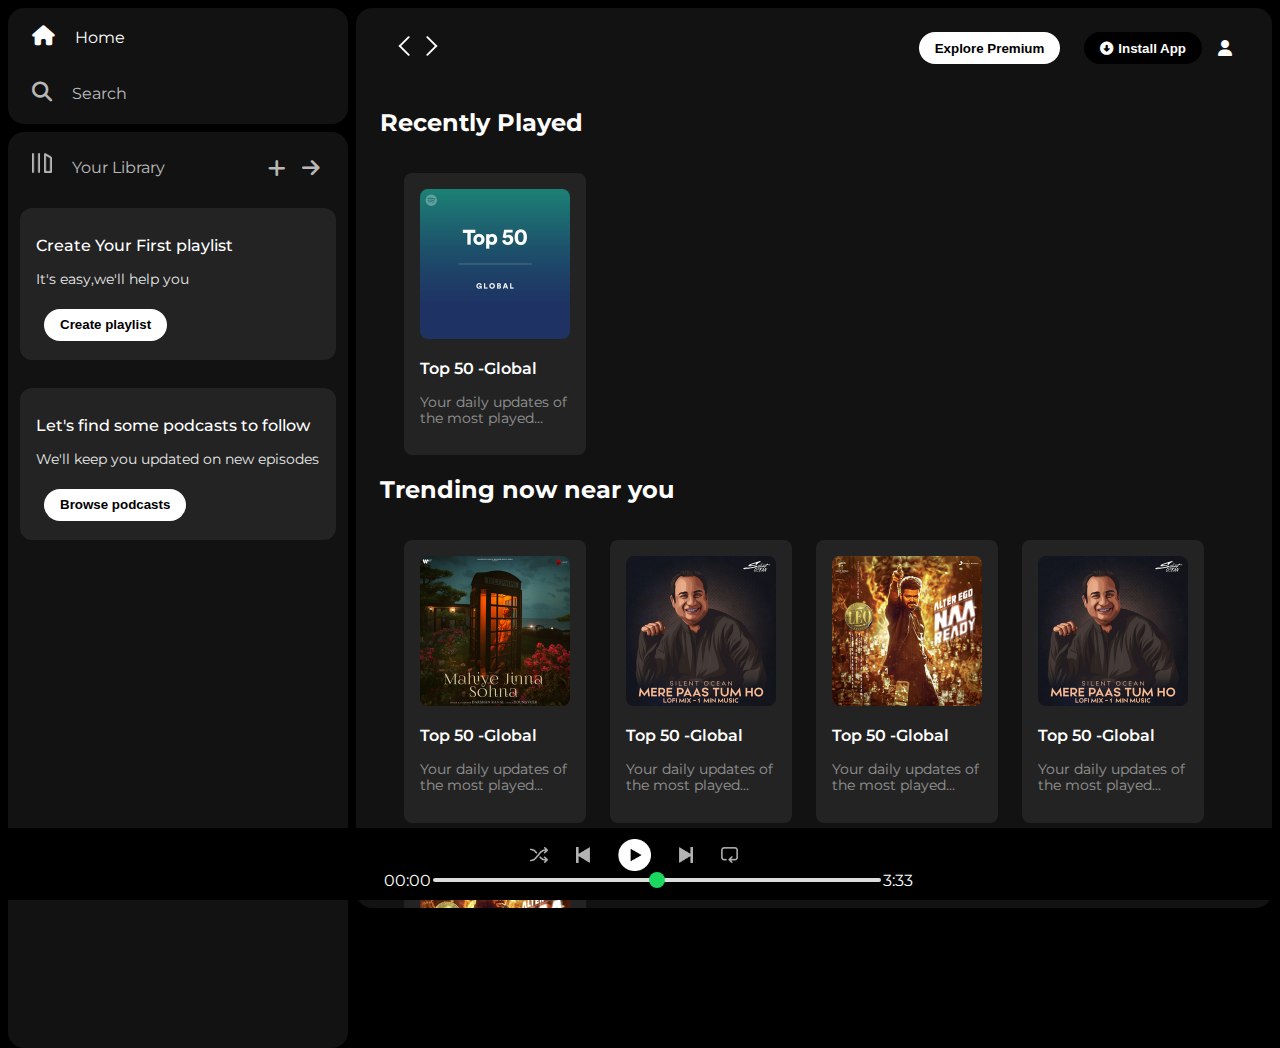
<file: index.html>
<!DOCTYPE html>
<html lang="en">
<head>
    <meta charset="UTF-8">
    <meta name="viewport" content="width=device-width, initial-scale=1.0">
    <title>Spotify - Web Player: Music for everyone</title>
    <link rel="stylesheet" href="https://cdnjs.cloudflare.com/ajax/libs/font-awesome/6.7.2/css/all.min.css" integrity="sha512-Evv84Mr4kqVGRNSgIGL/F/aIDqQb7xQ2vcrdIwxfjThSH8CSR7PBEakCr51Ck+w+/U6swU2Im1vVX0SVk9ABhg==" crossorigin="anonymous" referrerpolicy="no-referrer" />
    <link rel="icon" href="logo.png">
    <link rel="preconnect" href="https://fonts.googleapis.com">
   <link rel="preconnect" href="https://fonts.gstatic.com" crossorigin>
   <link href="https://fonts.googleapis.com/css2?family=Montserrat:wght@300;400;500;600;700&display=swap" rel="stylesheet">
   <link rel="stylesheet" href="./style.css">
</head>
<body>
    <div class="main">
        <div class="sidebar">
           <div class="nav">
            <div class="nav-option" style="opacity:1">
              <i class="fa-solid fa-house"></i>
                <a href="#">Home</a>
            </div>
            <div class="nav-option">
              <i class="fa-solid fa-magnifying-glass"></i>
                <a href="#">Search</a>
                </div>
                </div>

        <div class="library">
           <div class="options">
               <div class="lib-option nav-option">
              <img src="library_icon.png">
                <a href="#">Your Library</a>
            </div>
            <div class="icons">
                <i class="fa-solid fa-plus"></i>
                <i class="fa-solid fa-arrow-right"></i>
            </div>
            </div>
            <div class="lib-box">
                <div class="box">
                    <p class="box-p1">Create Your First playlist</p>
                    <p class="box-p2">It's easy,we'll help you</p>
                    <button class="badge">Create playlist</button>
                </div>
                     <div class="box">
                    <p class="box-p1">Let's find some podcasts to follow</p>
                    <p class="box-p2">We'll keep you updated on new episodes</p>
                    <button class="badge">Browse podcasts</button>
                </div>
            </div>
           </div>
        </div>
        <div class="main-content">
            <div class="sticky-nav">
               <div class="sticky-nav-icons">
               <img src="backward_icon.png">
               <img src="forward_icon.png" class="hide">
               </div>
                <div class="sticky-nav-options">
               <button class="badge nav-item">Explore Premium</button>
               <button class="badge nav-item dark-badge"><i class="fa-solid fa-circle-down" style="margin-right:5px"></i>Install App</button>
              <i class="fa -solid fa-user nav-item"></i>
            </div>
            </div>
           
                <h2>Recently Played</h2>
                <div class="cards-container">
                    <div class="card">
                    <img src="card1img.jpeg" class="card-img">
                    <p class="card-title">Top 50 -Global</p>  
                    <p class="card-info">Your daily updates of the most played...</p>
                    </div>
                </div>

            <h2>Trending now near you</h2>
                <div class="cards-container">
                    <div class="card">
                    <img src="card2img.jpeg" class="card-img">
                    <p class="card-title">Top 50 -Global</p>  
                    <p class="card-info">Your daily updates of the most played...</p>
                    </div>

                    <div class="card">
                    <img src="card3img.jpeg" class="card-img">
                    <p class="card-title">Top 50 -Global</p>  
                    <p class="card-info">Your daily updates of the most played...</p>
                    </div>

                    <div class="card">
                    <img src="card4img.jpeg" class="card-img">
                    <p class="card-title">Top 50 -Global</p>  
                    <p class="card-info">Your daily updates of the most played...</p>
                    </div>

                   <div class="card">
                    <img src="card3img.jpeg" class="card-img">
                    <p class="card-title">Top 50 -Global</p>  
                    <p class="card-info">Your daily updates of the most played...</p>
                    </div>

                    <div class="card">
                    <img src="card4img.jpeg" class="card-img">
                    <p class="card-title">Top 50 -Global</p>  
                    <p class="card-info">Your daily updates of the most played...</p>
                    </div>
                    </div>

                    <h2>Featured Charts</h2>
                <div class="cards-container">
                    <div class="card">
                    <img src="card5img.jpeg" class="card-img">
                    <p class="card-title">Top 50 -Global</p>  
                    <p class="card-info">Your daily updates of the most played...</p>
                    </div>

                     
                    <div class="card">
                    <img src="card6img.jpeg" class="card-img">
                    <p class="card-title">Top 50 -Global</p>  
                    <p class="card-info">Your daily updates of the most played...</p>
                    </div>

                     
                    <div class="card">
                    <img src="card1img.jpeg" class="card-img">
                    <p class="card-title">Top 50 -Global</p>  
                    <p class="card-info">Your daily updates of the most played...</p>
                    </div>
                  </div>
                <div class="footer">
                    <div class="line"></div>
                </div>            
        </div>
        <div class="music-player">
            <div class="album"></div>
            <div class="player">
              <div class="player-controls">
                <img src="player_icon1.png" class="player-control-icon">
                <img src="player_icon2.png" class="player-control-icon">                  
                <img src="player_icon3.png" class="player-control-icon" style="opacity: 1; height:2rem">
                <img src="player_icon4.png" class="player-control-icon">
                <img src="player_icon5.png" class="player-control-icon">

              </div>
              <div class="playback-bar">
                <span class="curr-time">00:00</span>
                <input type="range" min="0" max="100" class="progress-bar" step="1">
                <span class="tot-time">3:33</span>
              </div>
              </div>
            <div class="controls"></div>
            
        </div>
       </div>
</body>
</html>
</file>
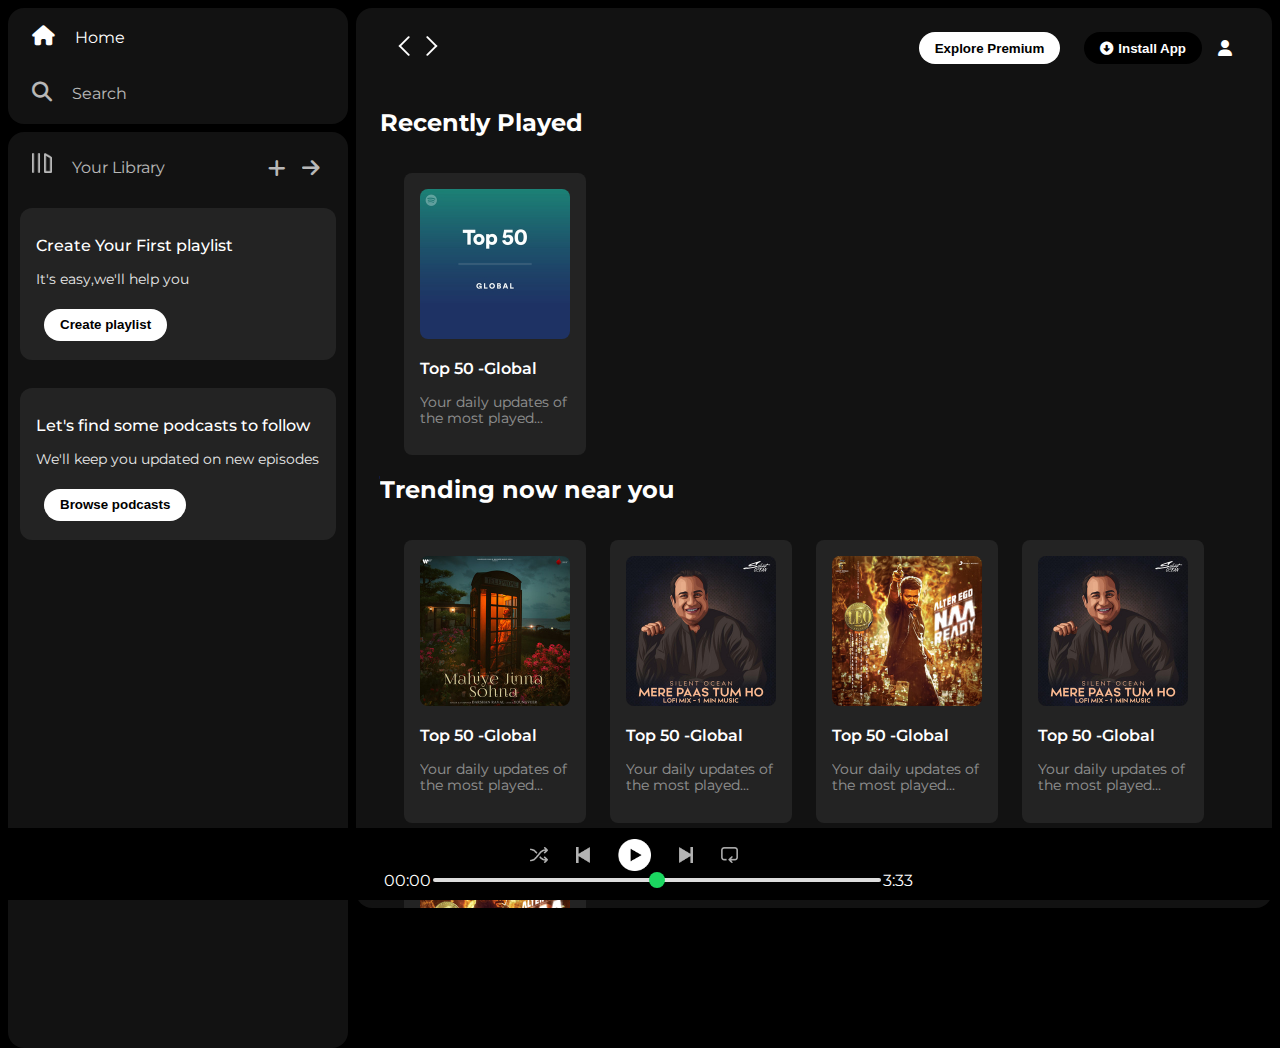
<file: CSS Major Project Index.html>
<!DOCTYPE html>
<html lang="en">
<head>
    <meta charset="UTF-8">
    <meta name="viewport" content="width=device-width, initial-scale=1.0">
    <title>Spotify - Web Player: Music for everyone</title>
    <link rel="stylesheet" href="https://cdnjs.cloudflare.com/ajax/libs/font-awesome/6.7.2/css/all.min.css" integrity="sha512-Evv84Mr4kqVGRNSgIGL/F/aIDqQb7xQ2vcrdIwxfjThSH8CSR7PBEakCr51Ck+w+/U6swU2Im1vVX0SVk9ABhg==" crossorigin="anonymous" referrerpolicy="no-referrer" />
    <link rel="icon" href="logo.png">
    <link rel="preconnect" href="https://fonts.googleapis.com">
   <link rel="preconnect" href="https://fonts.gstatic.com" crossorigin>
   <link href="https://fonts.googleapis.com/css2?family=Montserrat:wght@300;400;500;600;700&display=swap" rel="stylesheet">
   <link rel="stylesheet" href="CSS Major Project style.css">
</head>
<body>
    <div class="main">
        <div class="sidebar">
           <div class="nav">
            <div class="nav-option" style="opacity:1">
              <i class="fa-solid fa-house"></i>
                <a href="#">Home</a>
            </div>
            <div class="nav-option">
              <i class="fa-solid fa-magnifying-glass"></i>
                <a href="#">Search</a>
                </div>
                </div>

        <div class="library">
           <div class="options">
               <div class="lib-option nav-option">
              <img src="library_icon.png">
                <a href="#">Your Library</a>
            </div>
            <div class="icons">
                <i class="fa-solid fa-plus"></i>
                <i class="fa-solid fa-arrow-right"></i>
            </div>
            </div>
            <div class="lib-box">
                <div class="box">
                    <p class="box-p1">Create Your First playlist</p>
                    <p class="box-p2">It's easy,we'll help you</p>
                    <button class="badge">Create playlist</button>
                </div>
                     <div class="box">
                    <p class="box-p1">Let's find some podcasts to follow</p>
                    <p class="box-p2">We'll keep you updated on new episodes</p>
                    <button class="badge">Browse podcasts</button>
                </div>
            </div>
           </div>
        </div>
        <div class="main-content">
            <div class="sticky-nav">
               <div class="sticky-nav-icons">
               <img src="backward_icon.png">
               <img src="forward_icon.png" class="hide">
               </div>
                <div class="sticky-nav-options">
               <button class="badge nav-item">Explore Premium</button>
               <button class="badge nav-item dark-badge"><i class="fa-solid fa-circle-down" style="margin-right:5px"></i>Install App</button>
              <i class="fa -solid fa-user nav-item"></i>
            </div>
            </div>
           
                <h2>Recently Played</h2>
                <div class="cards-container">
                    <div class="card">
                    <img src="card1img.jpeg" class="card-img">
                    <p class="card-title">Top 50 -Global</p>  
                    <p class="card-info">Your daily updates of the most played...</p>
                    </div>
                </div>

            <h2>Trending now near you</h2>
                <div class="cards-container">
                    <div class="card">
                    <img src="card2img.jpeg" class="card-img">
                    <p class="card-title">Top 50 -Global</p>  
                    <p class="card-info">Your daily updates of the most played...</p>
                    </div>

                    <div class="card">
                    <img src="card3img.jpeg" class="card-img">
                    <p class="card-title">Top 50 -Global</p>  
                    <p class="card-info">Your daily updates of the most played...</p>
                    </div>

                    <div class="card">
                    <img src="card4img.jpeg" class="card-img">
                    <p class="card-title">Top 50 -Global</p>  
                    <p class="card-info">Your daily updates of the most played...</p>
                    </div>

                   <div class="card">
                    <img src="card3img.jpeg" class="card-img">
                    <p class="card-title">Top 50 -Global</p>  
                    <p class="card-info">Your daily updates of the most played...</p>
                    </div>

                    <div class="card">
                    <img src="card4img.jpeg" class="card-img">
                    <p class="card-title">Top 50 -Global</p>  
                    <p class="card-info">Your daily updates of the most played...</p>
                    </div>
                    </div>

                    <h2>Featured Charts</h2>
                <div class="cards-container">
                    <div class="card">
                    <img src="card5img.jpeg" class="card-img">
                    <p class="card-title">Top 50 -Global</p>  
                    <p class="card-info">Your daily updates of the most played...</p>
                    </div>

                     
                    <div class="card">
                    <img src="card6img.jpeg" class="card-img">
                    <p class="card-title">Top 50 -Global</p>  
                    <p class="card-info">Your daily updates of the most played...</p>
                    </div>

                     
                    <div class="card">
                    <img src="card1img.jpeg" class="card-img">
                    <p class="card-title">Top 50 -Global</p>  
                    <p class="card-info">Your daily updates of the most played...</p>
                    </div>
                  </div>
                <div class="footer">
                    <div class="line"></div>
                </div>            
        </div>
        <div class="music-player">
            <div class="album"></div>
            <div class="player">
              <div class="player-controls">
                <img src="player_icon1.png" class="player-control-icon">
                <img src="player_icon2.png" class="player-control-icon">                  
                <img src="player_icon3.png" class="player-control-icon" style="opacity: 1; height:2rem">
                <img src="player_icon4.png" class="player-control-icon">
                <img src="player_icon5.png" class="player-control-icon">

              </div>
              <div class="playback-bar">
                <span class="curr-time">00:00</span>
                <input type="range" min="0" max="100" class="progress-bar" step="1">
                <span class="tot-time">3:33</span>
              </div>
              </div>
            <div class="controls"></div>
            
        </div>
       </div>
</body>
</html>
</file>
<file: style.css>
body{
      font-family: "Montserrat", sans-serif;
      margin:0;
      background-color:#000;
      color:#fff;
      overflow:hidden;
}
.main{
    display:flex;
    height:100vh;
    padding:0.5rem;
}
.sidebar{
    background-color:black;
    width:340px;
    border-radius:1rem;
    margin-right:0.5rem;
}
.main-content{
    background-color:#121212;
    flex:1;
    border-radius:1rem;
    overflow:auto;
    padding:0 1.5rem 0 1.5rem;
}
.music-player{
    background-color:black;
    position:fixed;
    bottom:0;
    width:100%;
    height:72px;
}

a{
    text-decoration:none;
    color:#fff;
}
.nav{
    background-color:#121212;
    border-radius:1rem;
    display:flex;
    flex-direction:column;
    justify-content:center;
    height:100px;
    padding:0.5rem  0.75rem;
}
.nav-option{
    line-height:2.5rem;
    opacity:0.7;
    padding:0.5rem 0.75rem;
    }
.nav-option:hover{
    opacity:1;
}
.nav-option i{
    font-size:1.25rem;
}
.nav-option a{
    font-size:1rem;
    margin-left:1rem;
}
.library{
    background-color:#121212;
    border-radius:1rem;
    height:100%;
    margin-top:0.5rem;
    padding:0.5rem 0.75rem;
}
.options{
    display:flex;
    justify-content:space-between;
    align-items:center;
}
.lib-option img{
    height:1.25rem;
    width:1.25rem;
}
.icons{
    font-size:1.25rem;
    display:flex;
}
.icons i{
    opacity:0.7;
    margin-right:1rem;
}
.icons i:hover{
    opacity:1;
}
.box{
    background-color:#232323;
    height:8rem;
    border-radius:0.75rem;
    margin:0.75rem 0 1.75rem 0;
    padding:0.75rem 1rem;
}
.box-p1{
    font-size:1rem;
    font-weight:500;
}
.box-p2{
    font-size:0.85rem;
    opacity:0.9;
}
.badge{
    background-color:white;
    border:none;
    border-radius:100px;
    padding:0.25rem 1rem;
    font-weight:700;
    margin:0.5rem;
    height:2rem;
    width:fit-content;
}
.dark-badge{
    background-color:#000;
    color:#fff;
}
.sticky-nav{
    position:sticky;
    top:0;
    background-color:#121212;
    display:flex;
    justify-content:space-between;
    align-items:center;
    padding:1rem 0 1rem 0;
    z-index:10;
}
.sticky-nav-icons{
    margin-left:0.75rem;
}
.sticky-nav-options{
    display:flex;
    justify-content:center;
    align-items:center;
}
.nav-item{
    margin-right:1rem;
}
@media(max-width:1000px){
    .hide{
        display:none;
    }
}
.card{
    background-color:#232323;
    width:150px;
    border-radius:0.5rem;
    padding:1rem;
    margin-left: 1.5rem; 
    margin-top:1rem;
}
.cards-container{
    display:flex;
    flex-wrap:wrap;
}
.card-img{
    width:100%;
    border-radius:0.5rem;
}
.card-title{
    font-weight:600;
}
.card-info{
    font-size:0.85rem;
    opacity:0.5;
}
.footer{
    height:300px;
    display:flex;
    align-items:center;
    justify-content:center;
}
.line{
    width:90%;
    height:50%;
    border-top:1px solid white;
    opacity:0.4;
}
.music-player{
    display:flex;
    justify-content:space-between;
    align-items:center;

}
.album{
    width:25%;
}
.player{
    width:50%;
}
.controls{
    width:25%;
}
.player-controls{
    display:flex;
    justify-content:center;
    align-items:center;
}
.player-control-icon{
    height:1rem;
    margin-right:1.75rem;
    opacity:0.7;
}
.player-control-icon:hover{
    opacity:1;
}
.playback-bar{
    display:flex;
    justify-content:center;
    align-items:center;
}
.progress-bar{
    width:70%;
    appearance: none;
    background-color:transparent;
    cursor:pointer;
}
.progress-bar::-webkit-slider-runnable-track{
    background-color:#ddd;
    border-radius:100px;
    height:0.2rem;
}

.progress-bar::-webkit-slider-thumb{
    appearance:none;
    height:1rem;
    width:1rem;
    background-color:#1bd760;
    border-radius:50%;
    margin-top:-6px;
}
</file>
<file: CSS Major Project style.css>
body{
      font-family: "Montserrat", sans-serif;
      margin:0;
      background-color:#000;
      color:#fff;
      overflow:hidden;
}
.main{
    display:flex;
    height:100vh;
    padding:0.5rem;
}
.sidebar{
    background-color:black;
    width:340px;
    border-radius:1rem;
    margin-right:0.5rem;
}
.main-content{
    background-color:#121212;
    flex:1;
    border-radius:1rem;
    overflow:auto;
    padding:0 1.5rem 0 1.5rem;
}
.music-player{
    background-color:black;
    position:fixed;
    bottom:0;
    width:100%;
    height:72px;
}

a{
    text-decoration:none;
    color:#fff;
}
.nav{
    background-color:#121212;
    border-radius:1rem;
    display:flex;
    flex-direction:column;
    justify-content:center;
    height:100px;
    padding:0.5rem  0.75rem;
}
.nav-option{
    line-height:2.5rem;
    opacity:0.7;
    padding:0.5rem 0.75rem;
    }
.nav-option:hover{
    opacity:1;
}
.nav-option i{
    font-size:1.25rem;
}
.nav-option a{
    font-size:1rem;
    margin-left:1rem;
}
.library{
    background-color:#121212;
    border-radius:1rem;
    height:100%;
    margin-top:0.5rem;
    padding:0.5rem 0.75rem;
}
.options{
    display:flex;
    justify-content:space-between;
    align-items:center;
}
.lib-option img{
    height:1.25rem;
    width:1.25rem;
}
.icons{
    font-size:1.25rem;
    display:flex;
}
.icons i{
    opacity:0.7;
    margin-right:1rem;
}
.icons i:hover{
    opacity:1;
}
.box{
    background-color:#232323;
    height:8rem;
    border-radius:0.75rem;
    margin:0.75rem 0 1.75rem 0;
    padding:0.75rem 1rem;
}
.box-p1{
    font-size:1rem;
    font-weight:500;
}
.box-p2{
    font-size:0.85rem;
    opacity:0.9;
}
.badge{
    background-color:white;
    border:none;
    border-radius:100px;
    padding:0.25rem 1rem;
    font-weight:700;
    margin:0.5rem;
    height:2rem;
    width:fit-content;
}
.dark-badge{
    background-color:#000;
    color:#fff;
}
.sticky-nav{
    position:sticky;
    top:0;
    background-color:#121212;
    display:flex;
    justify-content:space-between;
    align-items:center;
    padding:1rem 0 1rem 0;
    z-index:10;
}
.sticky-nav-icons{
    margin-left:0.75rem;
}
.sticky-nav-options{
    display:flex;
    justify-content:center;
    align-items:center;
}
.nav-item{
    margin-right:1rem;
}
@media(max-width:1000px){
    .hide{
        display:none;
    }
}
.card{
    background-color:#232323;
    width:150px;
    border-radius:0.5rem;
    padding:1rem;
    margin-left: 1.5rem; 
    margin-top:1rem;
}
.cards-container{
    display:flex;
    flex-wrap:wrap;
}
.card-img{
    width:100%;
    border-radius:0.5rem;
}
.card-title{
    font-weight:600;
}
.card-info{
    font-size:0.85rem;
    opacity:0.5;
}
.footer{
    height:300px;
    display:flex;
    align-items:center;
    justify-content:center;
}
.line{
    width:90%;
    height:50%;
    border-top:1px solid white;
    opacity:0.4;
}
.music-player{
    display:flex;
    justify-content:space-between;
    align-items:center;

}
.album{
    width:25%;
}
.player{
    width:50%;
}
.controls{
    width:25%;
}
.player-controls{
    display:flex;
    justify-content:center;
    align-items:center;
}
.player-control-icon{
    height:1rem;
    margin-right:1.75rem;
    opacity:0.7;
}
.player-control-icon:hover{
    opacity:1;
}
.playback-bar{
    display:flex;
    justify-content:center;
    align-items:center;
}
.progress-bar{
    width:70%;
    appearance: none;
    background-color:transparent;
    cursor:pointer;
}
.progress-bar::-webkit-slider-runnable-track{
    background-color:#ddd;
    border-radius:100px;
    height:0.2rem;
}

.progress-bar::-webkit-slider-thumb{
    appearance:none;
    height:1rem;
    width:1rem;
    background-color:#1bd760;
    border-radius:50%;
    margin-top:-6px;
}
</file>
